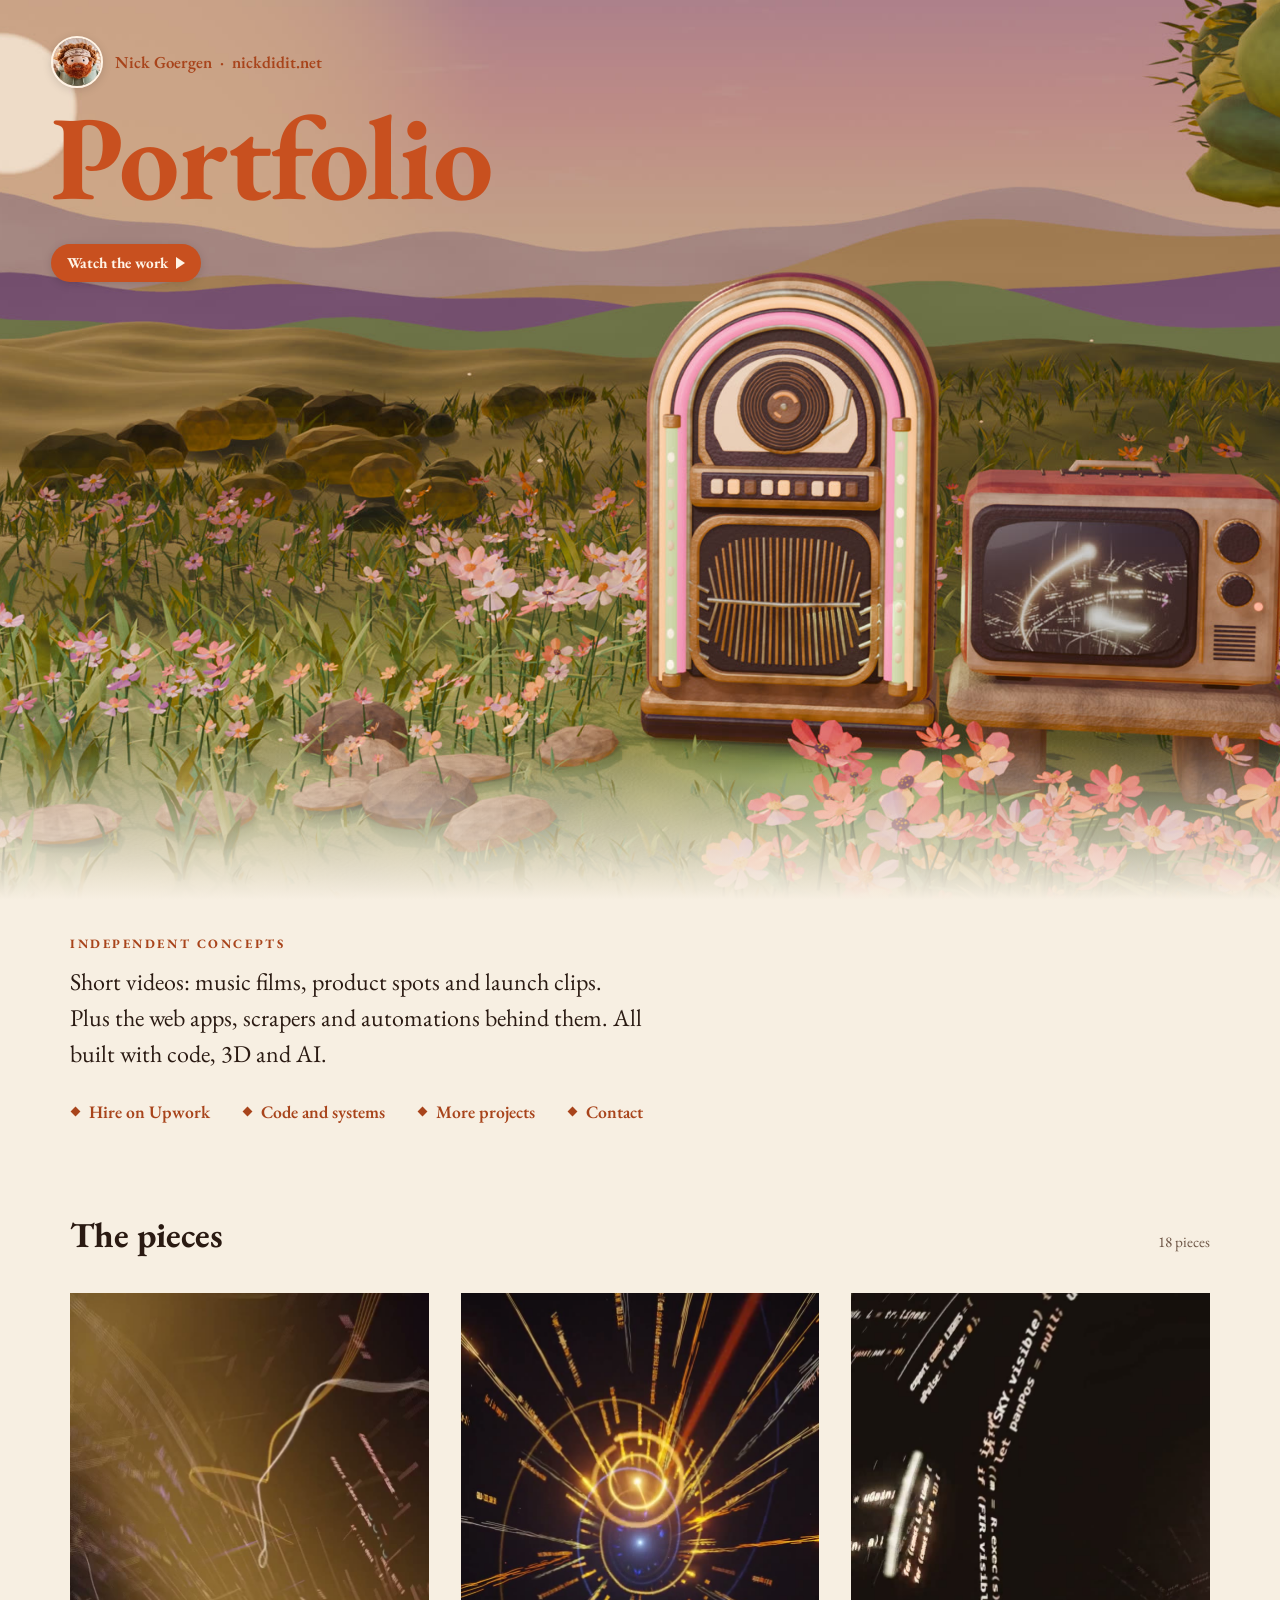
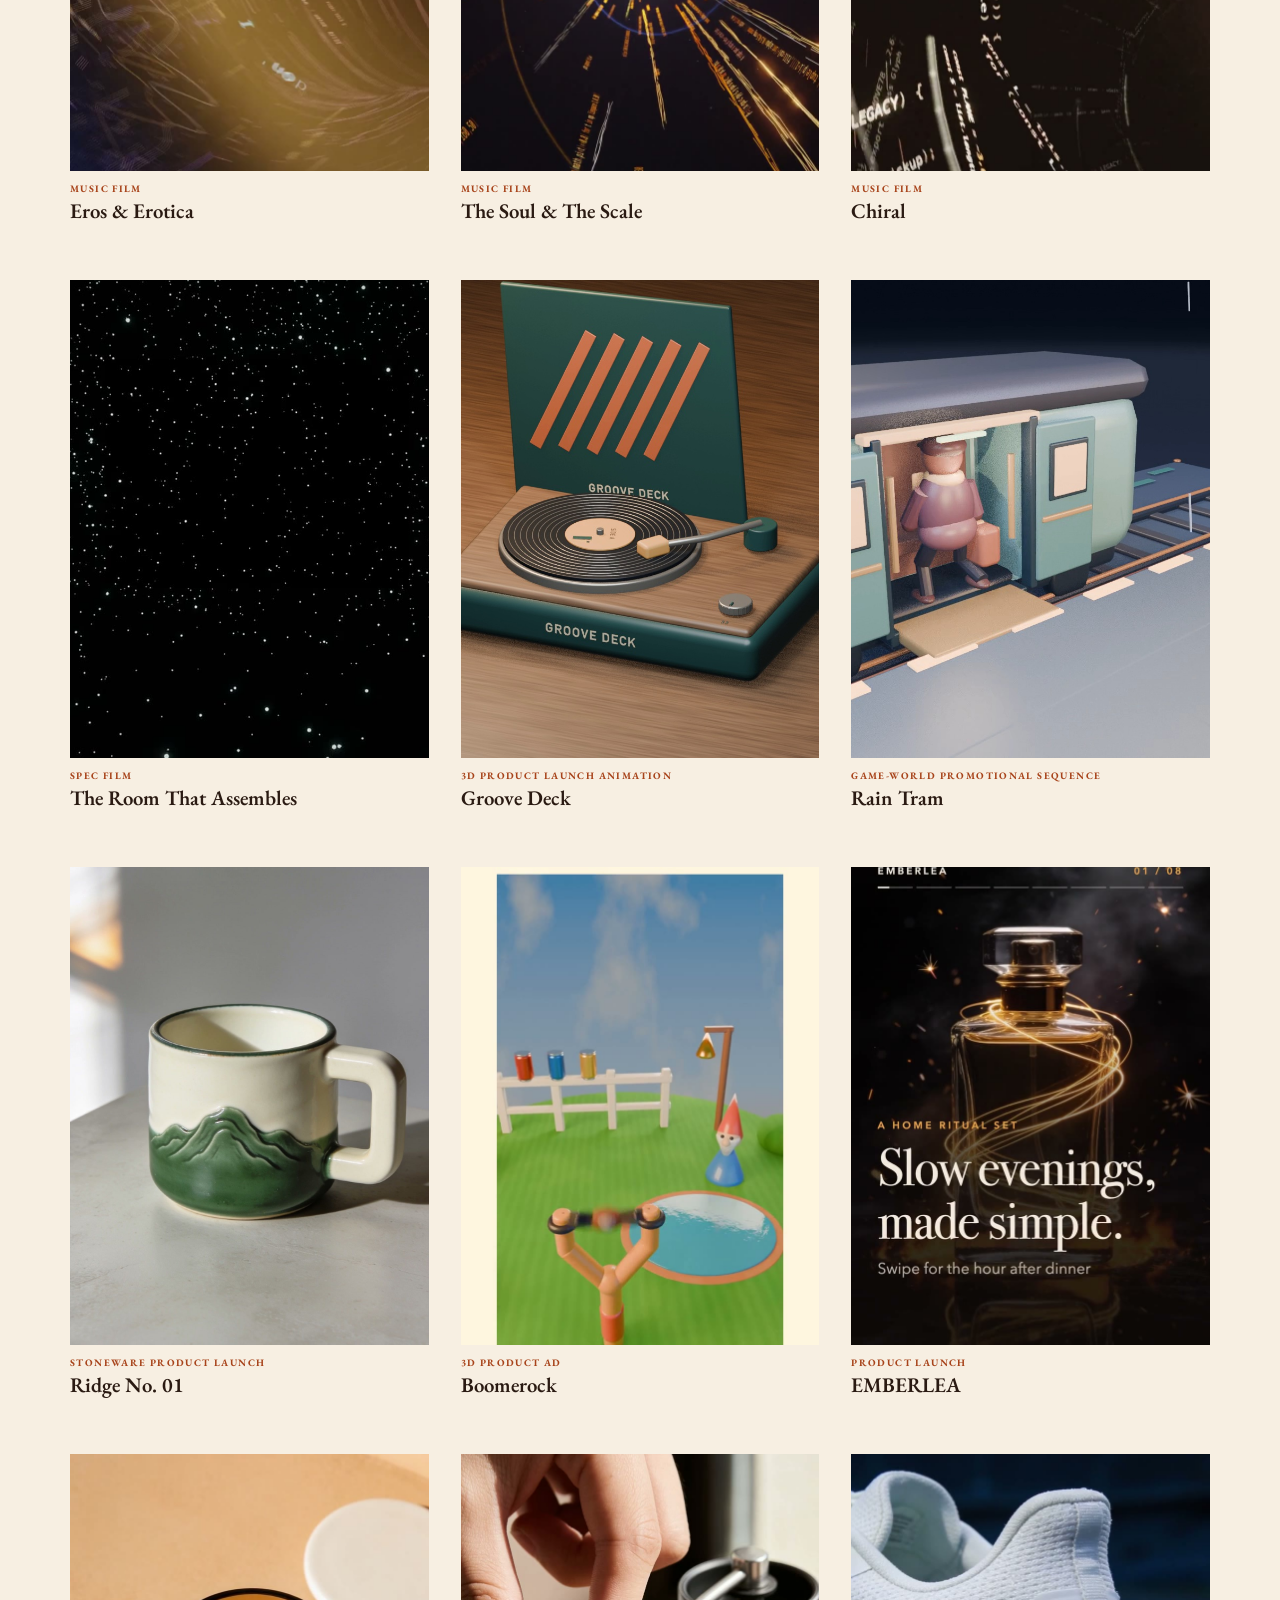
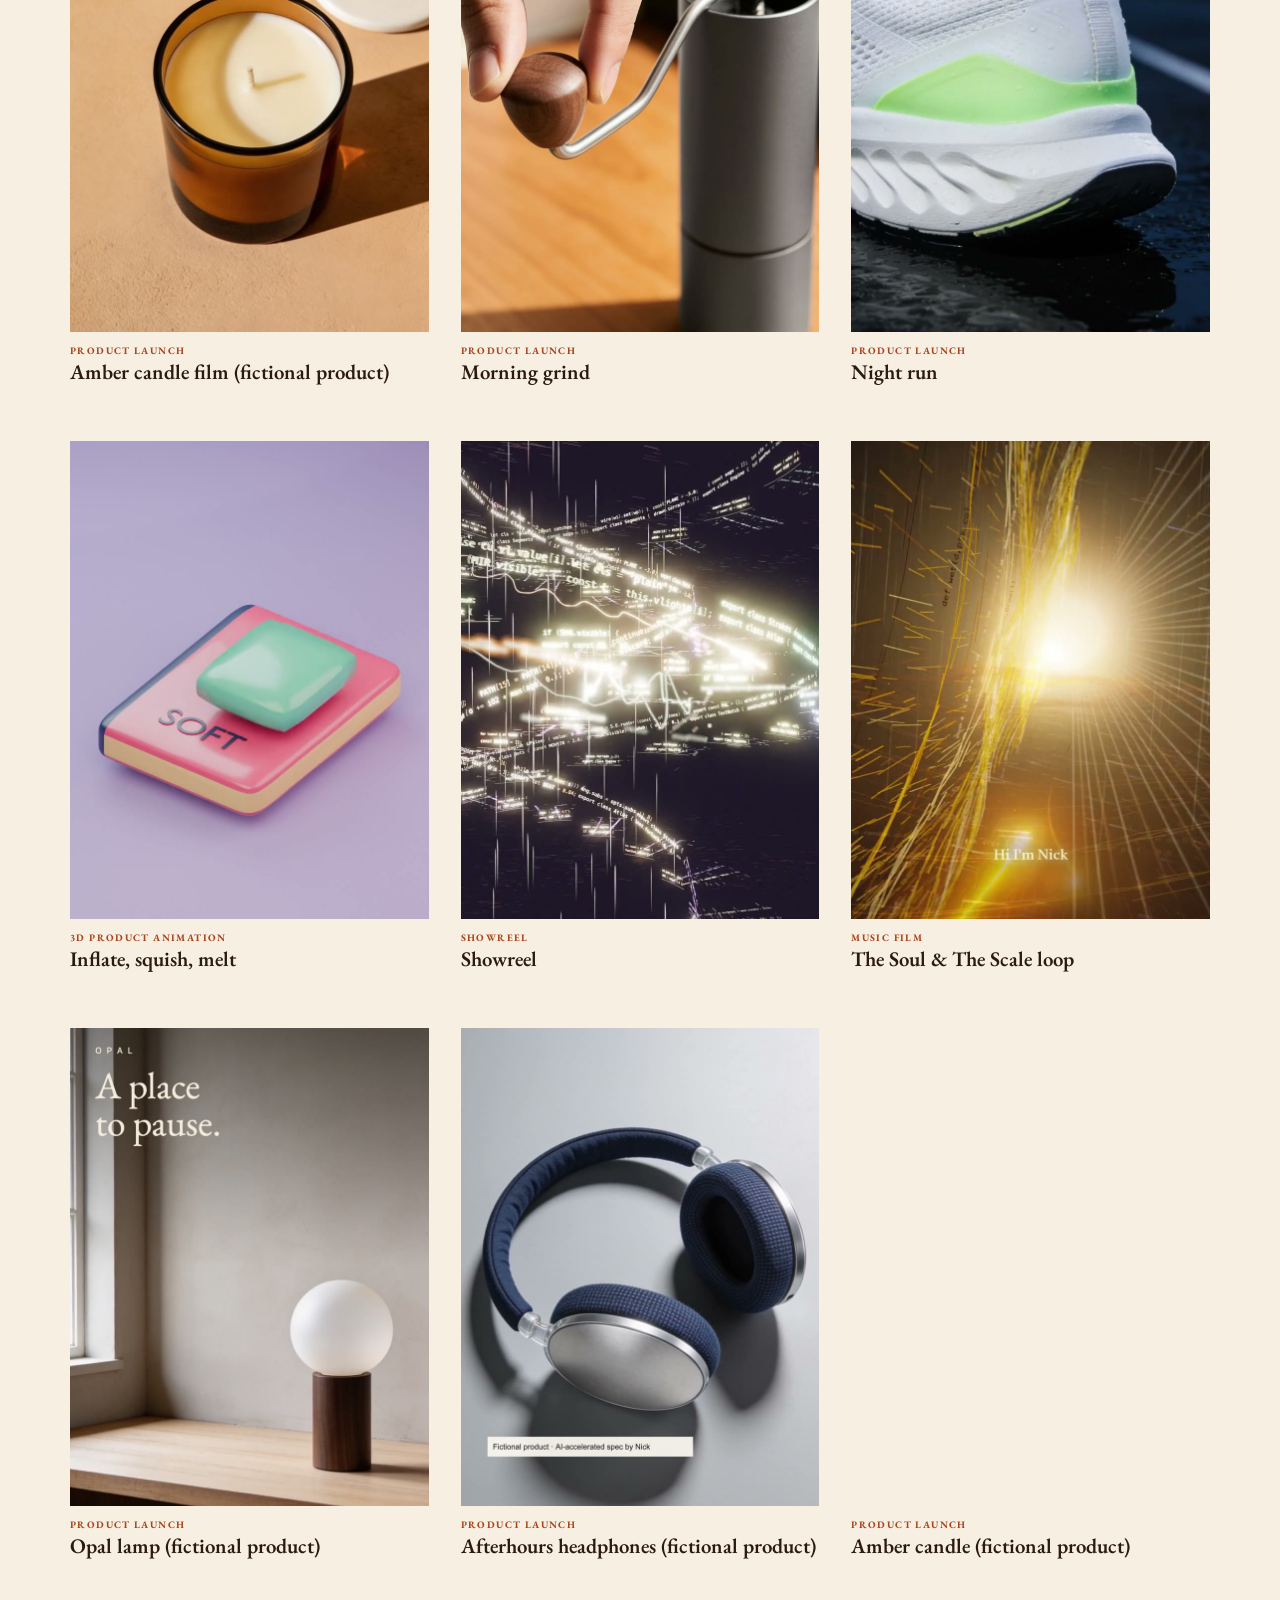
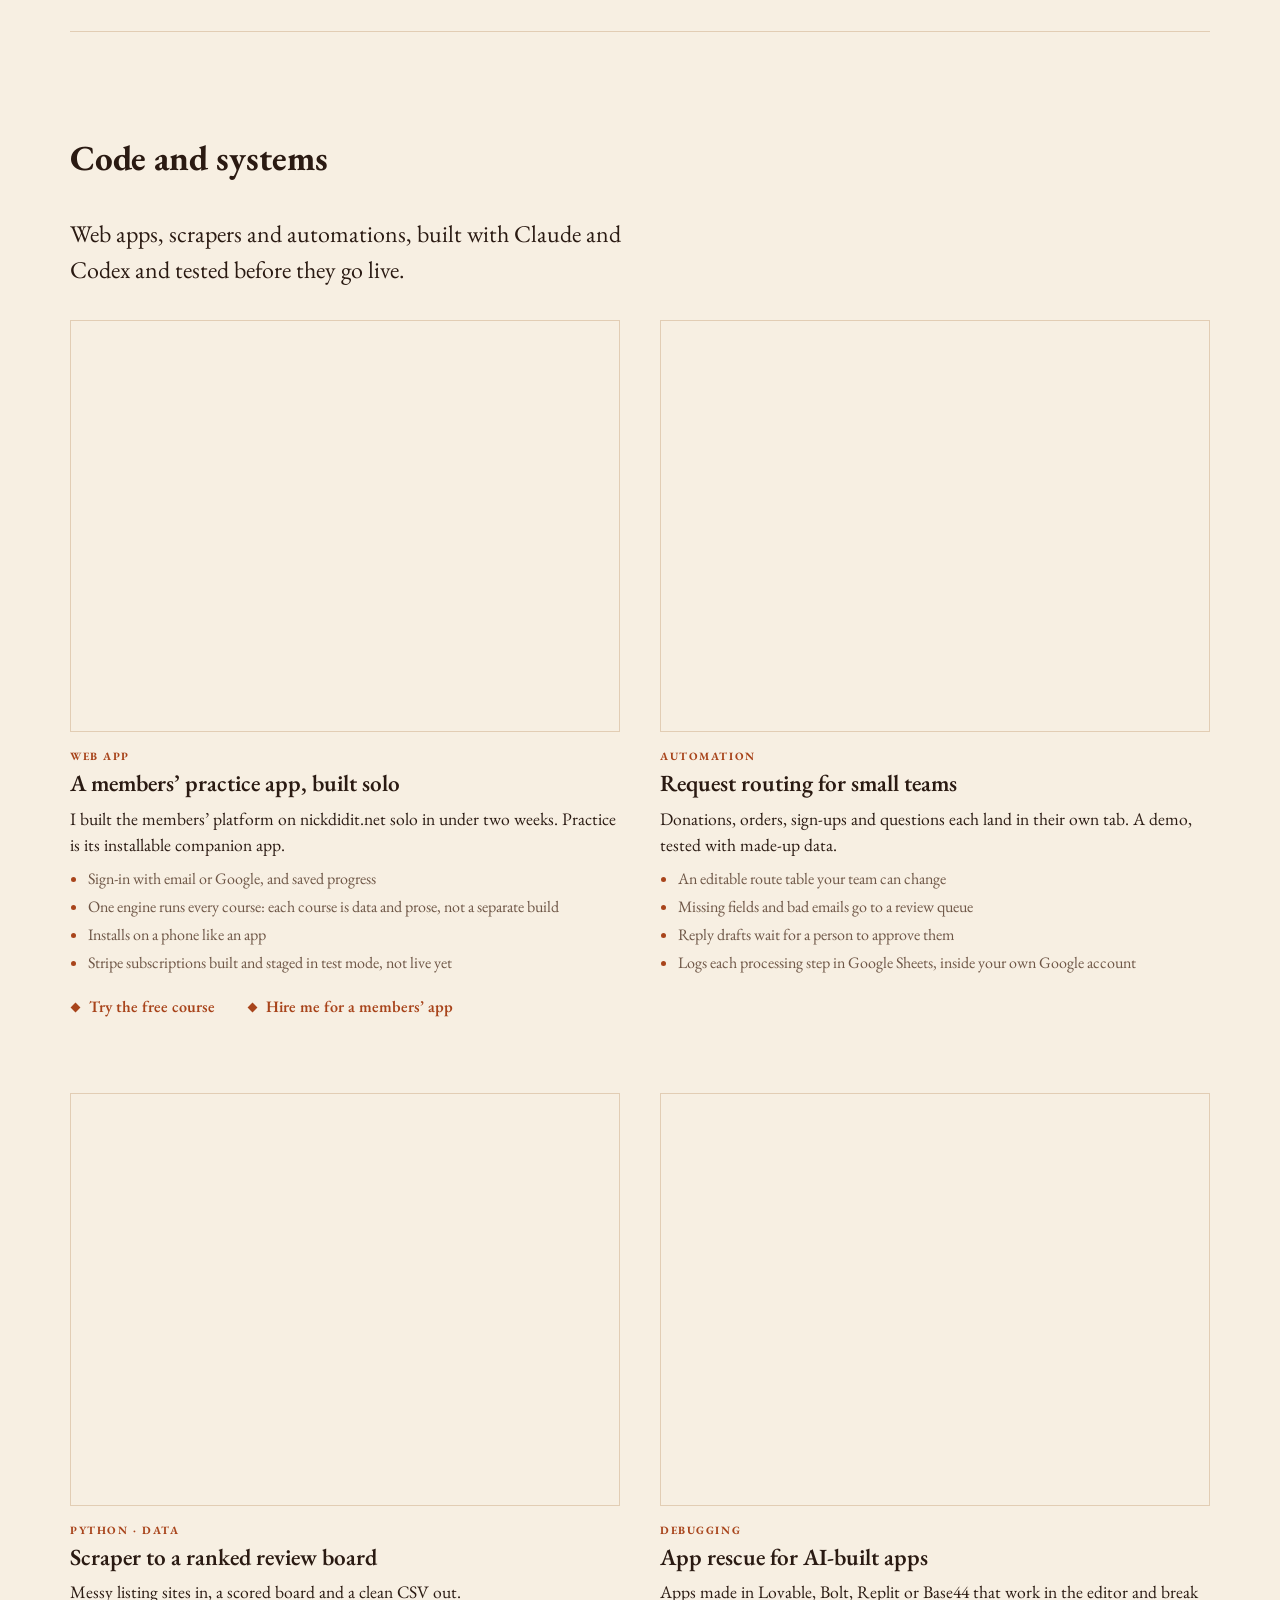
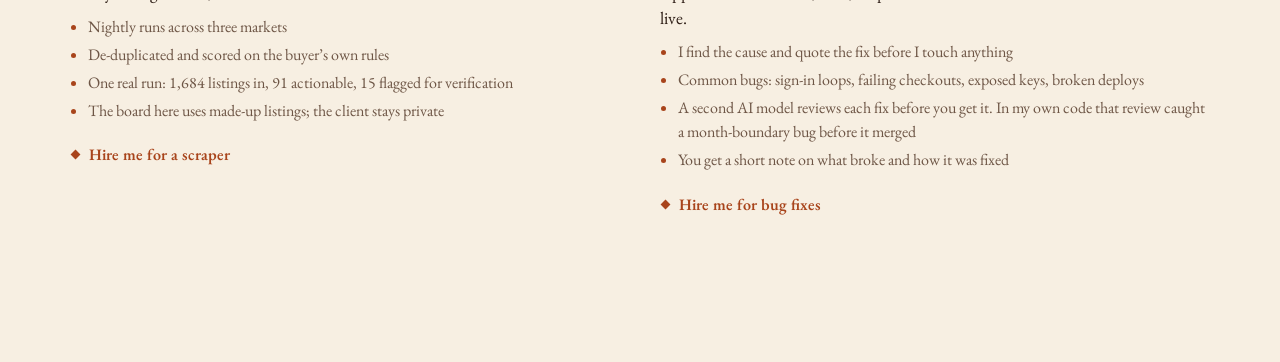
<file: index.html>
<!doctype html>
<html lang="en">
<head>
  <meta charset="utf-8">
  <meta http-equiv="Content-Security-Policy" content="default-src 'self'; img-src 'self' data:; frame-src https://player.vimeo.com; object-src 'none'; base-uri 'self'; form-action 'none'">
  <meta name="viewport" content="width=device-width, initial-scale=1">
  <meta name="description" content="Nick Goergen’s portfolio: short product ads, launch videos and music films, plus the web apps, scrapers and automations he builds with code and AI.">
  <title>Nick Goergen | Videos, Apps and Automations</title>
  <link rel="canonical" href="https://port.nickdidit.net/">
  <meta property="og:type" content="website">
  <meta property="og:url" content="https://port.nickdidit.net/">
  <meta property="og:title" content="Nick Goergen | Videos, Apps and Automations">
  <meta property="og:description" content="Nick Goergen’s portfolio: short product ads, launch videos and music films, plus the web apps, scrapers and automations he builds with code and AI.">
  <meta property="og:image" content="https://port.nickdidit.net/scene/poster.jpg">
  <meta property="og:image:alt" content="Garden scene from Nick Goergen’s portfolio">
  <meta name="twitter:card" content="summary_large_image">
  <meta name="twitter:title" content="Nick Goergen | Videos, Apps and Automations">
  <meta name="twitter:description" content="Nick Goergen’s portfolio: short product ads, launch videos and music films, plus the web apps, scrapers and automations he builds with code and AI.">
  <meta name="twitter:image" content="https://port.nickdidit.net/scene/poster.jpg">
  <meta name="twitter:image:alt" content="Garden scene from Nick Goergen’s portfolio">
  <script type="application/ld+json">
  {
    "@context": "https://schema.org",
    "@graph": [
      {
        "@type": "WebSite",
        "@id": "https://port.nickdidit.net/#site",
        "name": "Nick Goergen | Videos, Apps and Automations",
        "url": "https://port.nickdidit.net/",
        "publisher": {
          "@id": "https://port.nickdidit.net/#nick"
        }
      },
      {
        "@type": "CollectionPage",
        "@id": "https://port.nickdidit.net/#portfolio",
        "name": "Nick Goergen | Videos, Apps and Automations",
        "url": "https://port.nickdidit.net/",
        "description": "Nick Goergen’s portfolio: short product ads, launch videos and music films, plus the web apps, scrapers and automations he builds with code and AI.",
        "isPartOf": {
          "@id": "https://port.nickdidit.net/#site"
        },
        "about": {
          "@id": "https://port.nickdidit.net/#nick"
        }
      },
      {
        "@type": "Person",
        "@id": "https://port.nickdidit.net/#nick",
        "name": "Nick Goergen",
        "url": "https://port.nickdidit.net/",
        "image": "https://port.nickdidit.net/avatar.jpg",
        "sameAs": [
          "https://www.upwork.com/freelancers/~016a59fef2b0e52da1",
          "https://www.youtube.com/@soulandthescale",
          "https://nickdidit.net/about/"
        ]
      },
      {
        "@type": "Service",
        "name": "Short product ads",
        "provider": {
          "@id": "https://port.nickdidit.net/#nick"
        },
        "url": "https://port.nickdidit.net/#pieces"
      },
      {
        "@type": "Service",
        "name": "Launch videos",
        "provider": {
          "@id": "https://port.nickdidit.net/#nick"
        },
        "url": "https://port.nickdidit.net/#pieces"
      },
      {
        "@type": "Service",
        "name": "Music films",
        "provider": {
          "@id": "https://port.nickdidit.net/#nick"
        },
        "url": "https://port.nickdidit.net/#pieces"
      },
      {
        "@type": "Service",
        "name": "Members-only web apps",
        "provider": {
          "@id": "https://port.nickdidit.net/#nick"
        },
        "url": "https://port.nickdidit.net/#code"
      },
      {
        "@type": "Service",
        "name": "Request routing automation",
        "provider": {
          "@id": "https://port.nickdidit.net/#nick"
        },
        "url": "https://port.nickdidit.net/#code"
      },
      {
        "@type": "Service",
        "name": "Web scraping",
        "provider": {
          "@id": "https://port.nickdidit.net/#nick"
        },
        "url": "https://port.nickdidit.net/#code"
      },
      {
        "@type": "Service",
        "name": "App rescue for AI-built apps",
        "provider": {
          "@id": "https://port.nickdidit.net/#nick"
        },
        "url": "https://port.nickdidit.net/#code"
      }
    ]
  }
  </script>
  <link rel="icon" href="data:,">
  <link rel="preload" href="media/fonts/eb-garamond-latin-wght-normal.woff2" as="font" type="font/woff2" crossorigin>
  <link rel="stylesheet" href="spec-reel.css">
  <script src="app.js" defer></script>
</head>
<body>
  <a class="skip" href="#pieces">Skip to the work</a>
  <header class="hero">
    <div class="stage" id="stage">
      <canvas id="geo" aria-hidden="true"></canvas>
      <video id="scene" muted loop playsinline preload="none" hidden aria-hidden="true"></video>
      <button id="tv" class="tv-hotspot" type="button" aria-label="Open the viewer and watch the work" hidden><span>Watch</span></button>
    </div>
    <div class="hero-copy">
      <p class="byline"><img class="avatar" src="avatar.jpg" alt="" width="52" height="52" decoding="async">Nick Goergen <span aria-hidden="true">·</span> <a href="https://nickdidit.net/">nickdidit.net</a></p>
      <h1>Portfolio</h1>
      <button id="open-viewer" class="cta" type="button">Watch the work <span class="tri" aria-hidden="true"></span></button>
    </div>
  </header>
  <main class="spec-reel">
    <section class="intro">
      <p class="eyebrow">Independent concepts</p>
      <p class="lead">Short videos: music films, product spots and launch clips. Plus the web apps, scrapers and automations behind them. All built with code, 3D and AI.</p>
      <p class="links">
        <a class="contact" href="https://www.upwork.com/freelancers/~016a59fef2b0e52da1" target="_blank" rel="noopener">Hire on Upwork</a>
        <a class="contact" href="#code">Code and systems</a>
        <a class="contact" href="https://nickdidit.net/" target="_blank" rel="noopener">More projects</a>
        <a class="contact" href="mailto:nick@nickdidit.net">Contact</a>
      </p>
    </section>
    <section aria-labelledby="work-heading" id="pieces" tabindex="-1">
      <div class="collection-heading">
        <h2 id="work-heading">The pieces</h2>
        <p id="piece-count" class="small"></p>
      </div>
      <p id="load-status" class="small" role="status">Loading the work…</p>
      <div id="piece-grid" class="piece-grid"></div>
      <noscript><p>Enable JavaScript to view this collection. You can also <a href="mailto:nick@nickdidit.net">contact Nick</a> for samples.</p></noscript>
    </section>
    <section aria-labelledby="code-heading" id="code" class="code-work" tabindex="-1">
      <div class="collection-heading">
        <h2 id="code-heading">Code and systems</h2>
      </div>
      <p class="lead">Web apps, scrapers and automations, built with Claude and Codex and tested before they go live.</p>
      <div class="code-grid">
        <article class="code-card" id="practice-app">
          <img src="code/practice-app.webp" alt="The Practice companion app on nickdidit.net, showing the day’s practice beside a short list of what it includes, with Stripe staged in test mode and not yet open to members" width="1000" height="750" loading="lazy" decoding="async">
          <p class="tag">Web app</p>
          <h3>A members’ practice app, built solo</h3>
          <p class="code-lead">I built the members’ platform on nickdidit.net solo in under two weeks. Practice is its installable companion app.</p>
          <ul>
            <li>Sign-in with email or Google, and saved progress</li>
            <li>One engine runs every course: each course is data and prose, not a separate build</li>
            <li>Installs on a phone like an app</li>
            <li>Stripe subscriptions built and staged in test mode, not live yet</li>
          </ul>
          <p class="links">
            <a class="contact" href="https://nickdidit.net/returning-voice/" target="_blank" rel="noopener">Try the free course</a>
            <a class="contact" href="https://www.upwork.com/services/product/2117677106132407055" target="_blank" rel="noopener">Hire me for a members’ app</a>
          </p>
        </article>
        <article class="code-card" id="request-routing">
          <img src="code/request-routing.webp" alt="Diagram with made-up entries: form requests pass through an editable route table into filed, needs review and replies to approve" width="1000" height="750" loading="lazy" decoding="async">
          <p class="tag">Automation</p>
          <h3>Request routing for small teams</h3>
          <p class="code-lead">Donations, orders, sign-ups and questions each land in their own tab. A demo, tested with made-up data.</p>
          <ul>
            <li>An editable route table your team can change</li>
            <li>Missing fields and bad emails go to a review queue</li>
            <li>Reply drafts wait for a person to approve them</li>
            <li>Logs each processing step in Google Sheets, inside your own Google account</li>
          </ul>
        </article>
        <article class="code-card" id="scraper-board">
          <img src="code/scraper-board.webp" alt="Demo review board with made-up data: three scored cards, Listing A, B and C, with asking price, score and a match tag" width="1000" height="750" loading="lazy" decoding="async">
          <p class="tag">Python · data</p>
          <h3>Scraper to a ranked review board</h3>
          <p class="code-lead">Messy listing sites in, a scored board and a clean CSV out.</p>
          <ul>
            <li>Nightly runs across three markets</li>
            <li>De-duplicated and scored on the buyer’s own rules</li>
            <li>One real run: 1,684 listings in, 91 actionable, 15 flagged for verification</li>
            <li>The board here uses made-up listings; the client stays private</li>
          </ul>
          <p class="links">
            <a class="contact" href="https://www.upwork.com/services/product/2117696939178479661" target="_blank" rel="noopener">Hire me for a scraper</a>
          </p>
        </article>
        <article class="code-card" id="app-rescue">
          <img src="code/app-rescue.webp" alt="Example checklist, not a client project: common bugs such as sign-in loops, failing checkout and exposed keys beside what I verify" width="1000" height="750" loading="lazy" decoding="async">
          <p class="tag">Debugging</p>
          <h3>App rescue for AI-built apps</h3>
          <p class="code-lead">Apps made in Lovable, Bolt, Replit or Base44 that work in the editor and break live.</p>
          <ul>
            <li>I find the cause and quote the fix before I touch anything</li>
            <li>Common bugs: sign-in loops, failing checkouts, exposed keys, broken deploys</li>
            <li>A second AI model reviews each fix before you get it. In my own code that review caught a month-boundary bug before it merged</li>
            <li>You get a short note on what broke and how it was fixed</li>
          </ul>
          <p class="links">
            <a class="contact" href="https://www.upwork.com/services/product/2117687525243506733" target="_blank" rel="noopener">Hire me for bug fixes</a>
          </p>
        </article>
      </div>
    </section>
  </main>

  <dialog id="viewer" class="viewer" aria-label="Viewer">
    <div class="viewer-top">
      <p class="viewer-count" id="v-count"></p>
      <button class="v-close" id="v-close" type="button" aria-label="Close viewer">✕</button>
    </div>
    <div class="viewer-body">
      <button class="v-nav" id="v-prev" type="button" aria-label="Previous piece">‹</button>
      <div class="v-media" id="v-media"></div>
      <button class="v-nav" id="v-next" type="button" aria-label="Next piece">›</button>
    </div>
    <div class="v-caption">
      <p class="v-tag" id="v-tag"></p>
      <h2 id="v-title"></h2>
      <p id="v-desc"></p>
    </div>
    <div class="v-strip" id="v-strip" role="group" aria-label="Choose a piece"></div>
  </dialog>
</body>
</html>
</file>
<file: spec-reel.css>
/* port.nickdidit.net: warm house palette, Garamond, no boxes, moving geometry. */
@font-face{font-family:"EB Garamond";font-style:normal;font-weight:400 800;font-display:swap;src:url("media/fonts/eb-garamond-latin-wght-normal.woff2") format("woff2")}
:root{
  --ground:#F7EFE2;--ink:#2A1A12;--muted:#6E5646;--rule:#E2CDB4;
  --ember:#A8441B;--amber:#E39A2A;--gold:#F2C14E;--leaf:#6F7F2E;--violet:#7B4B8C;
  --display:"EB Garamond",Garamond,Georgia,serif;color-scheme:light;
}
@media(prefers-color-scheme:dark){:root{--ground:#1A120D;--ink:#F3E6D3;--muted:#BFA48A;--rule:#3B2A1F;--ember:#F07A3E;color-scheme:dark}}
*{box-sizing:border-box}
body{margin:0;background:var(--ground);color:var(--ink);font-family:var(--display);font-size:1.2rem;line-height:1.6;-webkit-font-smoothing:antialiased}
[hidden]{display:none!important}
a{color:var(--ember);text-decoration:none}
:focus-visible{outline:2px solid var(--amber);outline-offset:5px;border-radius:3px}
.skip{position:absolute;top:-5rem;left:18px;padding:10px 16px;background:var(--ink);color:var(--ground);z-index:10}
.skip:focus{top:10px}

.hero{position:relative;height:100svh;min-height:560px;max-height:1100px;overflow:hidden;background:linear-gradient(180deg,#F9D9A0 0%,#F2B061 45%,#E07A3A 100%)}
.stage{position:absolute;inset:0}
.stage canvas,.stage video{position:absolute;inset:0;width:100%;height:100%;object-fit:cover;object-position:62% 50%;display:block}
.hero::after{content:"";position:absolute;inset:auto 0 0 0;height:18%;background:linear-gradient(180deg,transparent,var(--ground));pointer-events:none}
.hero-copy{position:absolute;left:max(24px,4vw);top:max(20px,4vh);max-width:40rem;color:#C8501F;z-index:2}
.hero-copy .byline{color:#A8441B;font-weight:600;font-size:1.05rem}
.hero-copy .byline a{color:#A8441B}
.hero-copy .byline{align-items:center}
.avatar{width:52px;height:52px;border-radius:50%;object-fit:cover;border:2px solid #FFF4E6;box-shadow:0 2px 10px #0002;margin-right:.25rem}
.hero h1{font-size:clamp(3.6rem,2rem + 7vw,7.5rem);font-weight:700;line-height:.95;margin:.1em 0 .25em;letter-spacing:-.01em}
.cta{display:inline-flex;align-items:center;gap:8px;min-height:38px;padding:0 16px;border:0;border-radius:999px;background:#C8501F;color:#FFF4E6;font:700 .95rem var(--display);cursor:pointer;box-shadow:0 2px 10px #0002;transition:background .25s,transform .25s}
.cta:hover{background:#E0702A;transform:translateY(-2px)}
.tv-hotspot{position:absolute;z-index:2;border:0;background:none;cursor:pointer;border-radius:14px;transition:box-shadow .3s,background .3s}
.tv-hotspot span{position:absolute;left:50%;bottom:-2.2em;transform:translateX(-50%);padding:4px 14px;border-radius:999px;background:#C8501F;color:#FFF4E6;font:700 .95rem var(--display);opacity:0;transition:opacity .3s;white-space:nowrap}
.tv-hotspot:hover,.tv-hotspot:focus-visible{box-shadow:0 0 0 3px #F2C14E,0 0 60px 12px #F2C14E88;background:#F2C14E14}
.tv-hotspot:hover span,.tv-hotspot:focus-visible span{opacity:1}
@media(max-aspect-ratio:1/1){.hero{height:88svh}.stage video{object-position:50% 50%}}

.spec-reel{position:relative;max-width:1180px;margin:0 auto;padding:0 max(20px,env(safe-area-inset-right)) 96px max(20px,env(safe-area-inset-left))}
.spec-reel h2,.spec-reel p{margin:.6rem 0}
.intro{max-width:44rem;padding:24px 0 64px}
.byline{font-size:.95rem;display:flex;gap:.5rem;flex-wrap:wrap;margin:0}
.byline a{text-decoration:none}
.eyebrow{font-size:.8rem;font-weight:700;letter-spacing:.2em;text-transform:uppercase;color:var(--ember);margin:0 0 6px}
.lead{font-size:clamp(1.25rem,1.1rem + .6vw,1.5rem);line-height:1.5;max-width:36rem}


.collection-heading{display:flex;justify-content:space-between;align-items:baseline;gap:16px;padding-bottom:20px}
.spec-reel h2{font-size:2.2rem}
.small{font-size:.95rem;color:var(--muted)}
.piece-grid{display:grid;grid-template-columns:repeat(2,minmax(0,1fr));gap:28px 14px}
.piece{min-width:0}
.piece-media{display:block;position:relative;width:100%;aspect-ratio:3/4;padding:0;border:0;background:none;cursor:pointer;overflow:hidden;border-radius:0}
.piece-media video,.piece-media img{position:absolute;inset:0;width:100%;height:100%;object-fit:cover;display:block;transition:transform .7s cubic-bezier(.2,.7,.2,1),filter .4s}
.piece-media:hover video,.piece-media:hover img{transform:scale(1.04)}
.piece-media:focus-visible{outline:3px solid var(--amber);outline-offset:3px}
.piece-cap{display:flex;flex-direction:column-reverse;gap:2px;margin-top:10px}
.spec-reel .piece-cap h3{font-size:1.05rem;font-weight:600;margin:0;line-height:1.2}
.spec-reel .piece-cap .tag{margin:0;font-size:.62rem;font-weight:700;letter-spacing:.14em;text-transform:uppercase;color:var(--ember)}
.v-fallback{position:absolute;bottom:12px;left:50%;transform:translateX(-50%);width:max-content;max-width:calc(100% - 24px);padding:8px 16px;border-radius:999px;background:#C8501F;color:#FFF4E6;text-decoration:none;text-align:center;font-weight:700}
.v-media{position:relative}
@media(min-width:760px){.piece-grid{grid-template-columns:repeat(3,minmax(0,1fr));gap:48px 24px}.spec-reel .piece-cap h3{font-size:1.3rem}}
@media(min-width:1200px){.piece-grid{gap:56px 32px}}
@media(prefers-reduced-motion:reduce){*,*::before,*::after{animation:none!important;transition:none!important}}

/* viewer */
.viewer{width:100%;height:100dvh;max-width:none;max-height:none;margin:0;padding:0;border:0;background:#140D09;color:#F3E6D3;display:none;grid-template-rows:auto minmax(0,1fr) auto auto;overscroll-behavior:contain}
.viewer[open]{display:grid}
.viewer::backdrop{background:#140D09}
.viewer-top{display:flex;justify-content:space-between;align-items:center;padding:12px 20px}
.viewer-count{margin:0;font-size:.95rem;letter-spacing:.12em;color:#BFA48A}
.v-close{width:48px;height:48px;border:0;border-radius:50%;background:#2A1C14;color:#F3E6D3;font-size:1.3rem;cursor:pointer}
.v-close:hover{background:var(--ember)}
.viewer-body{overflow:hidden;display:grid;grid-template-columns:64px minmax(0,1fr) 64px;align-items:center;min-height:0;padding:0 8px}
.v-media{height:100%;min-width:0;min-height:0;display:grid;place-items:center}
.v-media video,.v-media img{max-width:100%;max-height:100cqh;width:auto;height:auto;display:block;border-radius:4px;box-shadow:0 30px 80px #000a}
.v-nav{height:64px;width:56px;border:0;background:none;color:#F2C14E;font-size:3.4rem;line-height:1;cursor:pointer;transition:transform .2s,color .2s}
.v-nav:hover{color:var(--ember);transform:scale(1.15)}
.v-caption{text-align:center;padding:12px 20px 4px;max-width:46rem;margin:0 auto}
.v-caption h2{font-size:clamp(1.5rem,1.2rem + 1vw,2.2rem);margin:0}
.v-caption p{margin:.3rem 0;color:#D9C4AC;font-size:1.05rem}
.v-tag{font-size:.78rem!important;font-weight:700;letter-spacing:.18em;text-transform:uppercase;color:#F07A3E!important}
.v-strip{display:flex;gap:10px;overflow-x:auto;padding:12px 20px 18px;justify-content:safe center;scrollbar-width:thin}
.v-thumb{flex:0 0 auto;width:96px;height:64px;padding:0;border:2px solid transparent;border-radius:4px;overflow:hidden;background:#2A1C14;cursor:pointer;opacity:.55;transition:opacity .2s,border-color .2s}
.v-thumb img{width:100%;height:100%;object-fit:cover;display:block}
.v-thumb:hover,.v-thumb[aria-current=true]{opacity:1;border-color:#F2C14E}
@media(max-width:700px){.viewer-body{grid-template-columns:1fr 1fr;grid-template-rows:minmax(0,1fr) auto;padding:0}.v-media{grid-column:1/-1;grid-row:1}.v-nav{grid-row:2;height:48px;font-size:2.6rem}#v-prev{grid-column:1;justify-self:start;margin-left:12px}#v-next{grid-column:2;justify-self:end;margin-right:12px}.v-caption p:not(.v-tag){display:none}}
.v-media{container-type:size}
.v-media .v-vimeo{border:0;display:block;height:auto;width:min(100cqw,calc(100cqh * var(--r,.5625)));border-radius:4px;box-shadow:0 30px 80px #000a}
.cta.loading{opacity:.7;cursor:progress}
.cta.loading::after{content:'';width:14px;height:14px;border:2px solid currentColor;border-right-color:transparent;border-radius:50%;animation:spin .8s linear infinite}
@keyframes spin{to{transform:rotate(360deg)}}
.retry{margin-top:12px}

@media(max-aspect-ratio:1/1){.hero h1{font-size:clamp(2.8rem,12vw,4rem)}.hero-copy{top:max(14px,2.5vh)}}
.spec-reel .links{display:flex;flex-wrap:wrap;gap:2px 6px;margin:18px 0 0 -12px}
.byline a{border-radius:6px;padding:2px 4px;margin:-2px -4px;transition:background .25s}
.byline a:hover{background:#C8501F14}
.contact{display:inline-flex;align-items:center;gap:10px;min-height:44px;padding:0 14px;border-radius:999px;font-size:1.1rem;font-weight:600;color:var(--ember);text-decoration:none;transition:background .25s}
.contact::before{content:"";width:7px;height:7px;background:var(--ember);transform:rotate(45deg);transition:transform .35s cubic-bezier(.2,.7,.2,1)}
.contact:hover,.contact:focus-visible{background:#C8501F14}
.contact:hover::before,.contact:focus-visible::before{transform:rotate(225deg) scale(1.35)}
.contact:active{background:#C8501F26}
.tri{width:0;height:0;border-left:9px solid currentColor;border-top:6px solid transparent;border-bottom:6px solid transparent;transition:transform .25s}
.cta:hover .tri{transform:translateX(3px)}
.code-work{padding:88px 0 40px;border-top:1px solid var(--rule);margin-top:72px}
.code-work>.lead{margin:0 0 32px}
.code-grid{display:grid;grid-template-columns:1fr;gap:48px}
.code-card{min-width:0}
.code-card img{display:block;width:100%;height:auto;aspect-ratio:4/3;object-fit:cover;border:1px solid var(--rule)}
.spec-reel .code-card .tag{margin:16px 0 0;font-size:.7rem;font-weight:700;letter-spacing:.14em;text-transform:uppercase;color:var(--ember)}
.spec-reel .code-card h3{font-size:1.45rem;font-weight:600;line-height:1.2;margin:4px 0 0}
.spec-reel .code-card .code-lead{font-size:1.1rem;line-height:1.45;margin:8px 0 0}
.code-card ul{margin:10px 0 0;padding-left:1.1em;font-size:1rem;line-height:1.5;color:var(--muted)}
.code-card li{margin:4px 0}
.code-card li::marker{color:var(--ember)}
.spec-reel .code-card .links{margin-top:10px}
.code-card .contact{font-size:1rem}
@media(min-width:760px){.code-grid{grid-template-columns:repeat(2,minmax(0,1fr));gap:64px 40px}}
</file>
